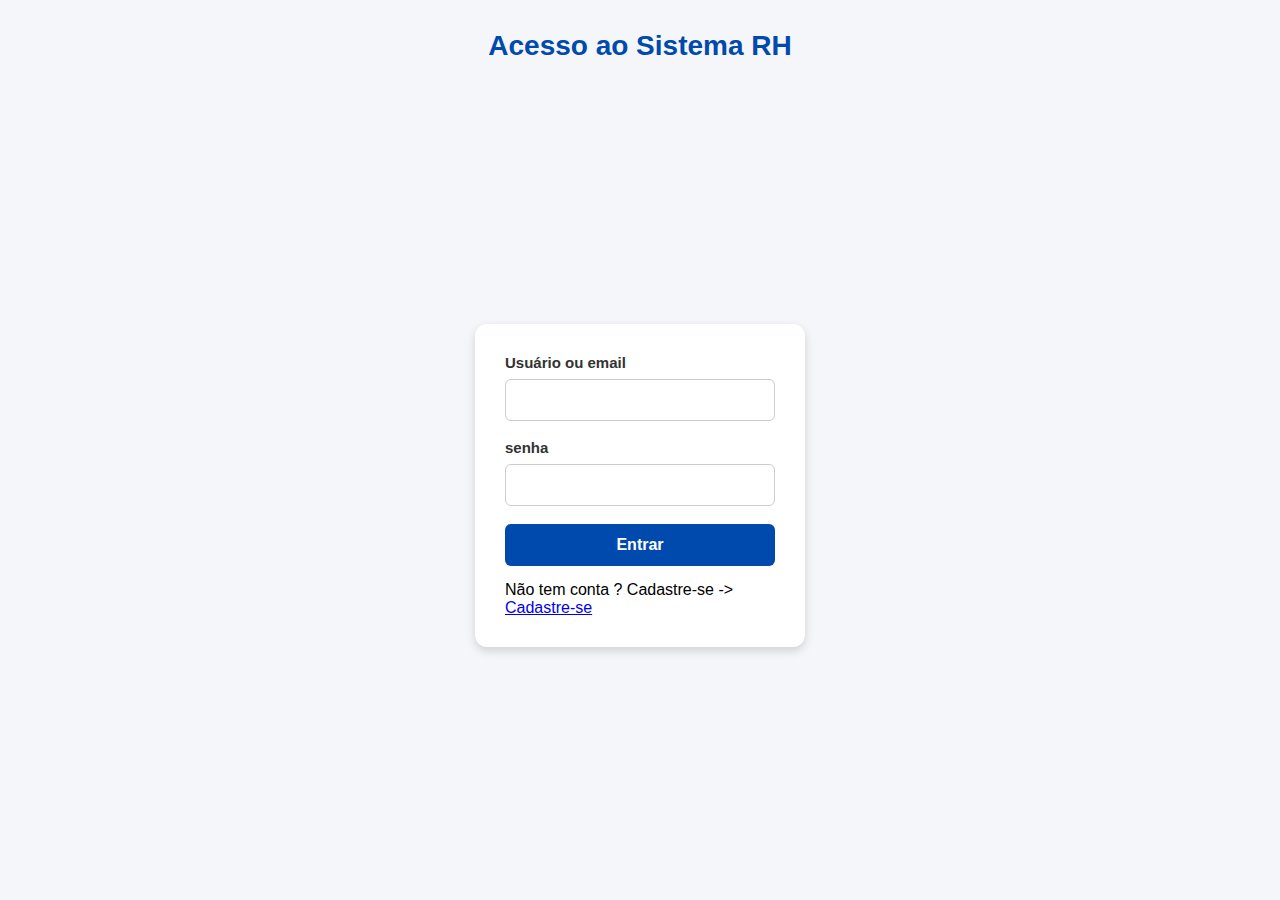
<file: index.html>
<h1> Acesso ao Sistema RH</h1>

<html>

<head>

<link rel="stylesheet" href="meu.css">

</head>

<body>

            <form>

                <label for="usuario"> Usuário ou email</label><br>
                <input type="usuario" id="usuario" nome="usuario" required><br>
                
                <label for="senha"> senha </label><br>
                <input type="senha" id="senha" nome="senha" required> <br>

                <a href="home.html"> Entrar</a>
                <label1 for="naotemconta"> Não tem conta ? Cadastre-se ->  </label1> <a href="cadastro.html"> Cadastre-se</a>

            </form>
</body>

</html>
</file>
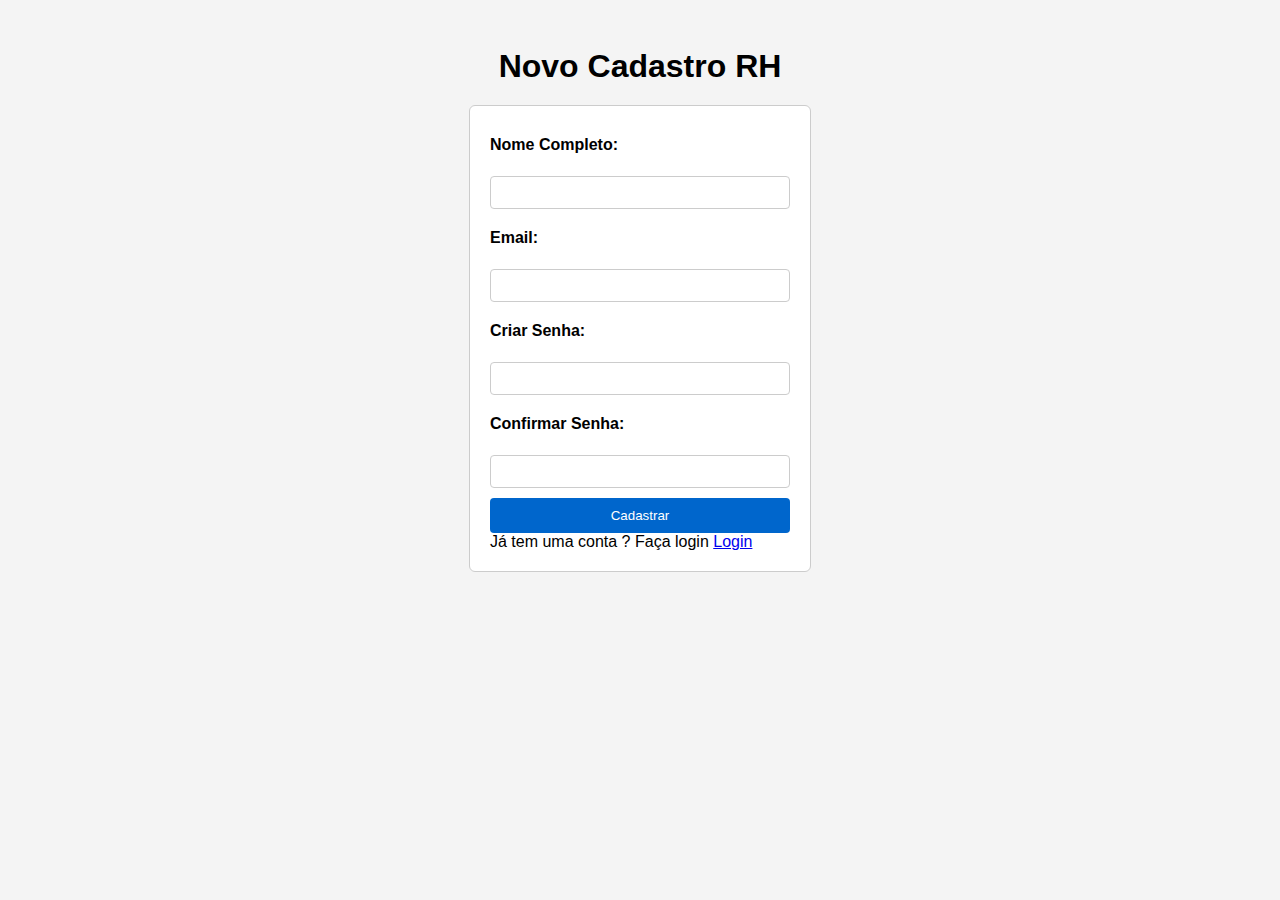
<file: cadastro.html>
<html>

<head>

    <link rel="stylesheet" href="meu2.css">

</head>
<body>
    
    <h1>Novo Cadastro RH</h1>
    <form>
    <label for="nome"> Nome Completo:</label><br>
    <input type="nome" id="nome" nome="nome" required><br>
    <label for="email"> Email:</label><br>
    <input type="email" id="email" nome="email" required> <br>
    <label for="criarsenha"> Criar Senha:</label><br>
    <input type="senha" id="senha" nome="senha" required> <br>
    <label for="confirmarsenha"> Confirmar Senha:</label><br>
    <input type="novasenha" id="novasenha" nome="novasenha" required> <br>

    <button type="submit"> Cadastrar </button>
    <label2 for="jatenhoconta"> Já tem uma conta ? Faça login</label2>  <a href="index.html"> Login</a>
    </form>
</body>
</html>
</file>
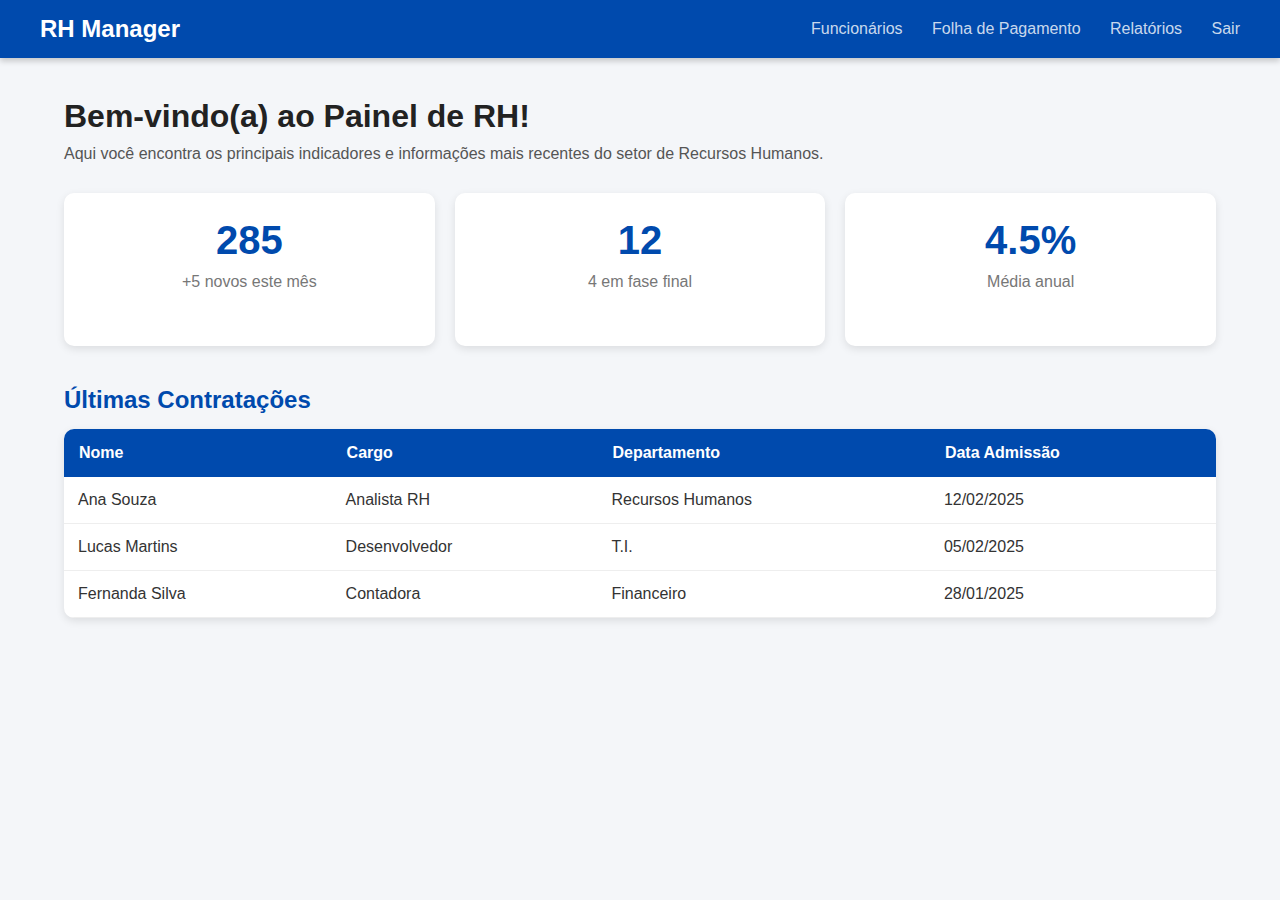
<file: home.html>
<!DOCTYPE html>
<html lang="pt-br">
<head>
    <meta charset="UTF-8" />
    <meta name="viewport" content="width=device-width, initial-scale=1.0">
    <title>Painel de RH - RH Manager</title>


    <link rel="stylesheet" href="home.css">
</head>

<body>

    <div class="navbar">
        <div class="logo">RH Manager</div>
        <div class="menu">
            <a href="#">Funcionários</a>
            <a href="#">Folha de Pagamento</a>
            <a href="#">Relatórios</a>
            <a href="index.html">Sair</a>
        </div>
    </div>

    <div class="container">
        <h1>Bem-vindo(a) ao Painel de RH!</h1>
        <p>Aqui você encontra os principais indicadores e informações mais recentes do setor de Recursos Humanos.</p>

        <div class="cards">

            <div class="card">
                <h2>285</h2>
                <p>+5 novos este mês</p>
            </div>

            <div class="card">
                <h2>12</h2>
                <p>4 em fase final</p>
            </div>

            <div class="card">
                <h2>4.5%</h2>
                <p>Média anual</p>
            </div>

        </div>

    
        <h2 class="titulo-tabela">Últimas Contratações</h2>

        <table>
            
            <tr>
                <th>Nome</th>
                <th>Cargo</th>
                <th>Departamento</th>
                <th>Data Admissão</th>
            </tr>

            <tr>
                <td>Ana Souza</td>
                <td>Analista RH</td>
                <td>Recursos Humanos</td>
                <td>12/02/2025</td>
            </tr>

            <tr>
                <td>Lucas Martins</td>
                <td>Desenvolvedor</td>
                <td>T.I.</td>
                <td>05/02/2025</td>
            </tr>

            <tr>
                <td>Fernanda Silva</td>
                <td>Contadora</td>
                <td>Financeiro</td>
                <td>28/01/2025</td>
            </tr>
        </table>

    </div>
    
    
</body>
</html>
</file>
<file: meu.css>
* {
    margin: 0;
    padding: 0;
    box-sizing: border-box;
    font-family: "Segoe UI", Arial, sans-serif;
}

body {
    background: #f4f6f9;
    display: flex;
    justify-content: center;
    align-items: center;
    height: 100vh;
}


h1 {
    position: absolute;
    top: 30px;
    width: 100%;
    text-align: center;
    color: #004aad;
    font-size: 28px;
}


form {
    background: #fff;
    padding: 30px;
    width: 330px;
    border-radius: 12px;
    box-shadow: 0 4px 10px rgba(0,0,0,0.15);
    margin-top: 70px;
}

label {
    font-size: 15px;
    font-weight: 600;
    color: #333;
}

input {
    width: 100%;
    padding: 12px;
    margin: 8px 0 18px 0;
    border: 1px solid #ccc;
    border-radius: 6px;
    font-size: 14px;
    transition: 0.3s;
}

input:focus {
    border-color: #004aad;
    outline: none;
    box-shadow: 0 0 4px rgba(0,74,173,0.4);
}

form a:first-of-type {
    display: block;
    width: 100%;
    text-align: center;
    background: #004aad;
    color: #fff;
    padding: 12px;
    border-radius: 6px;
    font-weight: bold;
    text-decoration: none;
    margin-bottom: 15px;
}
</file>
<file: meu2.css>
body {
    font-family: Arial, sans-serif;
    background: #f4f4f4;
    padding: 40px;
}

h1 {
    text-align: center;
    margin-bottom: 20px;
}

form {
    width: 300px;
    margin: 0 auto;
    background: white;
    padding: 20px;
    border: 1px solid #ccc;
    border-radius: 6px;
}

label {
    font-weight: bold;
    display: block;
    margin-top: 10px;
}

input {
    width: 100%;
    padding: 8px;
    margin-top: 4px;
    margin-bottom: 10px;
    border: 1px solid #ccc;
    border-radius: 4px;
}

button {
    width: 100%;
    padding: 10px;
    border: none;
    background: #0066cc;
    color: white;
    border-radius: 4px;
    
}



p {
    text-align: center;
    margin-top: 10px;
}
</file>
<file: home.css>
* {
    margin: 0;
    padding: 0;
    box-sizing: border-box;
    font-family: "Segoe UI", Arial, sans-serif;
}

body {
    background: #f4f6f9;
    color: #333;
}

.navbar {
    background: #004aad;
    padding: 15px 40px;
    display: flex;
    align-items: center;
    justify-content: space-between;
    color: #fff;
    box-shadow: 0 3px 6px rgba(0,0,0,0.2);
}

.navbar .logo {
    font-size: 24px;
    font-weight: bold;
}

.navbar .menu a {
    margin-left: 25px;
    text-decoration: none;
    color: #ffffffcc;
    font-size: 16px;
    transition: 0.3s;
}

.container {
    width: 90%;
    max-width: 1200px;
    margin: 40px auto;
}

.container h1 {
    font-size: 32px;
    color: #222;
    margin-bottom: 10px;
}

.container p {
    margin-bottom: 30px;
    color: #555;
}

.cards {
    display: flex;
    gap: 20px;
    margin-bottom: 40px;
}

.card {
    flex: 1;
    background: #fff;
    padding: 25px;
    border-radius: 10px;
    text-align: center;
    box-shadow: 0 3px 8px rgba(0,0,0,0.1);
    
}

.card h2 {
    font-size: 40px;
    color: #004aad;
    margin-bottom: 10px;
}


.card p {
    color: #777;
}

.titulo-tabela {
    margin-bottom: 15px;
    font-size: 24px;
    color: #004aad;
}

table {
    width: 100%;
    border-collapse: collapse;
    background: #fff;
    border-radius: 10px;
    overflow: hidden;
    box-shadow: 0 3px 8px rgba(0,0,0,0.1);
}

table th {
    background: #004aad;
    color: #fff;
    padding: 15px;
    text-align: left;
    font-size: 16px;
}

table td {
    padding: 14px;
    border-bottom: 1px solid #eee;
}
</file>
